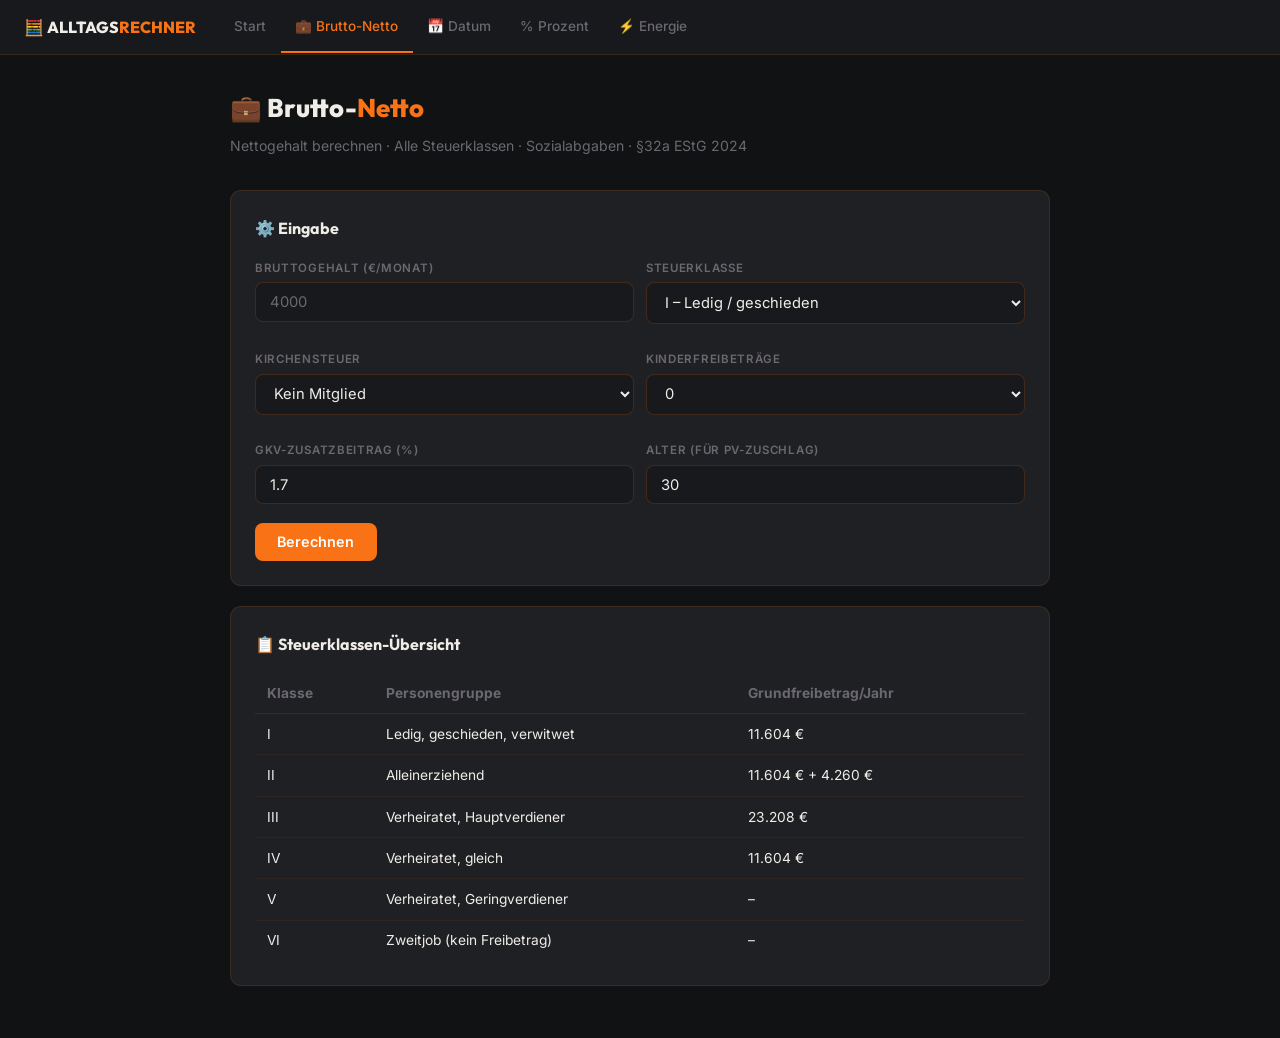
<file: pages/brutto-netto.html>
<!DOCTYPE html>
<html lang="de">
<head>
<meta charset="UTF-8"><meta name="viewport" content="width=device-width,initial-scale=1">
<title>Brutto-Netto-Rechner – Alltagsrechner</title>
<link rel="stylesheet" href="../css/style.css">
</head>
<body>
<nav class="topnav">
  <a class="topnav-brand" href="../index.html">🧮 ALLTAGS<em>RECHNER</em></a>
  <a href="../index.html">Start</a>
  <a href="brutto-netto.html" class="active">💼 Brutto-Netto</a>
  <a href="datum.html">📅 Datum</a>
  <a href="prozent.html">% Prozent</a>
  <a href="energie.html">⚡ Energie</a>
</nav>
<div class="container">
  <h1 class="page-title">💼 Brutto-<em>Netto</em></h1>
  <p class="page-sub">Nettogehalt berechnen · Alle Steuerklassen · Sozialabgaben · §32a EStG 2024</p>

  <div class="card">
    <div class="card-title">⚙️ Eingabe</div>
    <div class="row-2">
      <div class="field"><label>Bruttogehalt (€/Monat)</label><input type="number" id="brutto" placeholder="4000" min="0" step="50"></div>
      <div class="field"><label>Steuerklasse</label>
        <select id="stk">
          <option value="1">I – Ledig / geschieden</option>
          <option value="2">II – Alleinerziehend</option>
          <option value="3">III – Verheiratet Hauptverdiener</option>
          <option value="4">IV – Verheiratet gleich</option>
          <option value="5">V – Verheiratet Geringverdiener</option>
          <option value="6">VI – Zweitjob</option>
        </select>
      </div>
      <div class="field"><label>Kirchensteuer</label>
        <select id="kirche">
          <option value="0">Kein Mitglied</option>
          <option value="8">Bayern / Baden-Württemberg (8 %)</option>
          <option value="9">Andere Bundesländer (9 %)</option>
        </select>
      </div>
      <div class="field"><label>Kinderfreibeträge</label>
        <select id="kinder">
          <option value="0">0</option><option value="0.5">0,5</option><option value="1">1</option>
          <option value="1.5">1,5</option><option value="2">2</option><option value="2.5">2,5</option><option value="3">3</option>
        </select>
      </div>
      <div class="field"><label>GKV-Zusatzbeitrag (%)</label><input type="number" id="gkv" value="1.7" step="0.1" min="0" max="5"></div>
      <div class="field"><label>Alter (für PV-Zuschlag)</label><input type="number" id="alter" value="30" min="18" max="80"></div>
    </div>
    <div class="btns"><button class="btn" onclick="calc()">Berechnen</button></div>

    <div id="result" style="display:none">
      <hr class="div">
      <div class="row-2" style="margin-bottom:1rem">
        <div class="result-box" style="text-align:center">
          <div style="font-size:.75rem;color:var(--muted);margin-bottom:.3rem">NETTO / MONAT</div>
          <div class="result-big" id="netto-m">–</div>
        </div>
        <div class="result-box" style="text-align:center">
          <div style="font-size:.75rem;color:var(--muted);margin-bottom:.3rem">NETTO / JAHR</div>
          <div class="result-big" id="netto-j">–</div>
        </div>
      </div>
      <div class="result-box">
        <div id="details"></div>
        <hr class="div">
        <div style="font-size:.75rem;color:var(--muted);margin-bottom:.4rem">ABZUGSQUOTE</div>
        <div style="background:var(--surf2);border-radius:100px;height:10px;overflow:hidden">
          <div id="bar" style="height:100%;background:linear-gradient(90deg,var(--accent),var(--red));border-radius:100px;transition:width .5s ease"></div>
        </div>
        <div style="display:flex;justify-content:space-between;font-size:.75rem;color:var(--muted);margin-top:.3rem">
          <span id="bar-l"></span><span id="bar-r"></span>
        </div>
      </div>
    </div>
  </div>

  <div class="card">
    <div class="card-title">📋 Steuerklassen-Übersicht</div>
    <table style="width:100%;border-collapse:collapse;font-size:.86rem">
      <thead><tr style="border-bottom:1px solid var(--border)">
        <th style="padding:.5rem .75rem;color:var(--muted);text-align:left">Klasse</th>
        <th style="padding:.5rem .75rem;color:var(--muted);text-align:left">Personengruppe</th>
        <th style="padding:.5rem .75rem;color:var(--muted);text-align:left">Grundfreibetrag/Jahr</th>
      </tr></thead>
      <tbody>
        <tr style="border-bottom:1px solid rgba(249,115,22,.06)"><td style="padding:.55rem .75rem">I</td><td style="padding:.55rem .75rem">Ledig, geschieden, verwitwet</td><td style="padding:.55rem .75rem">11.604 €</td></tr>
        <tr style="border-bottom:1px solid rgba(249,115,22,.06)"><td style="padding:.55rem .75rem">II</td><td style="padding:.55rem .75rem">Alleinerziehend</td><td style="padding:.55rem .75rem">11.604 € + 4.260 €</td></tr>
        <tr style="border-bottom:1px solid rgba(249,115,22,.06)"><td style="padding:.55rem .75rem">III</td><td style="padding:.55rem .75rem">Verheiratet, Hauptverdiener</td><td style="padding:.55rem .75rem">23.208 €</td></tr>
        <tr style="border-bottom:1px solid rgba(249,115,22,.06)"><td style="padding:.55rem .75rem">IV</td><td style="padding:.55rem .75rem">Verheiratet, gleich</td><td style="padding:.55rem .75rem">11.604 €</td></tr>
        <tr style="border-bottom:1px solid rgba(249,115,22,.06)"><td style="padding:.55rem .75rem">V</td><td style="padding:.55rem .75rem">Verheiratet, Geringverdiener</td><td style="padding:.55rem .75rem">–</td></tr>
        <tr><td style="padding:.55rem .75rem">VI</td><td style="padding:.55rem .75rem">Zweitjob (kein Freibetrag)</td><td style="padding:.55rem .75rem">–</td></tr>
      </tbody>
    </table>
  </div>
</div>
<script src="../js/nav.js"></script>
<script>
const fmtE = n => new Intl.NumberFormat('de-DE',{style:'currency',currency:'EUR'}).format(n);
const fmtP = n => n.toFixed(2).replace('.',',') + ' %';

function calcESt(zvE) {
  if (zvE <= 11604) return 0;
  if (zvE <= 17005) { const y=(zvE-11604)/10000; return (922.98*y+1400)*y; }
  if (zvE <= 66760) { const z=(zvE-17005)/10000; return (181.19*z+2397)*z+1025.38; }
  if (zvE <= 277825) return 0.42*zvE-10602.13;
  return 0.45*zvE-18936.88;
}

function calc() {
  const brutto = parseFloat(document.getElementById('brutto').value)||0;
  if (!brutto) return;
  const stk = parseInt(document.getElementById('stk').value);
  const kPct = parseInt(document.getElementById('kirche').value)/100;
  const gkvZ = (parseFloat(document.getElementById('gkv').value)||1.7)/100;
  const alter = parseInt(document.getElementById('alter').value)||30;
  const bJ = brutto * 12;
  const wk = 1230, sa = 36;
  let zvE = Math.max(0, bJ - wk - sa);
  let est;
  if (stk===3) est = 2*calcESt(zvE/2);
  else if (stk===5) est = calcESt(zvE)*1.15;
  else if (stk===6) est = bJ*0.42;
  else if (stk===2) est = calcESt(Math.max(0,zvE-4260));
  else est = calcESt(zvE);
  est = Math.max(0, est);
  const soliGrenze = stk===3 ? 36260 : 18130;
  const soli = zvE > soliGrenze ? Math.max(0, Math.min(est*0.055, (est-soliGrenze*0.18)*0.119)) : 0;
  const kirche = est * kPct;
  const bbgKV=62100, bbgRV=90600;
  const kv = Math.min(bJ,bbgKV)*(0.073+gkvZ/2);
  const rv = Math.min(bJ,bbgRV)*0.093;
  const av = Math.min(bJ,bbgRV)*0.013;
  const pv = Math.min(bJ,bbgKV)*(alter>=23?0.01775:0.01525);
  const abzJ = est+soli+kirche+kv+rv+av+pv;
  const nettoJ = bJ - abzJ, nettoM = nettoJ/12;
  const pct = abzJ/bJ*100;

  document.getElementById('netto-m').textContent = fmtE(nettoM);
  document.getElementById('netto-j').textContent = fmtE(nettoJ);
  document.getElementById('details').innerHTML = [
    ['Bruttolohn/Jahr', fmtE(bJ)],
    ['Lohnsteuer/Jahr', fmtE(est)],
    ['Solidaritätszuschlag', fmtE(soli)],
    ['Kirchensteuer', fmtE(kirche)],
    ['Krankenversicherung (AN)', fmtE(kv)],
    ['Rentenversicherung (AN)', fmtE(rv)],
    ['Arbeitslosenversicherung', fmtE(av)],
    ['Pflegeversicherung', fmtE(pv)],
    ['Effektiver Steuersatz', fmtP(est/bJ*100)],
  ].map(([l,v]) => `<div class="result-row"><span class="label">${l}</span><span class="value">${v}</span></div>`).join('');
  document.getElementById('bar').style.width = pct+'%';
  document.getElementById('bar-l').textContent = 'Abzüge: '+fmtP(pct);
  document.getElementById('bar-r').textContent = 'Netto: '+fmtP(100-pct);
  document.getElementById('result').style.display = 'block';
}
</script>
</body></html>
</file>
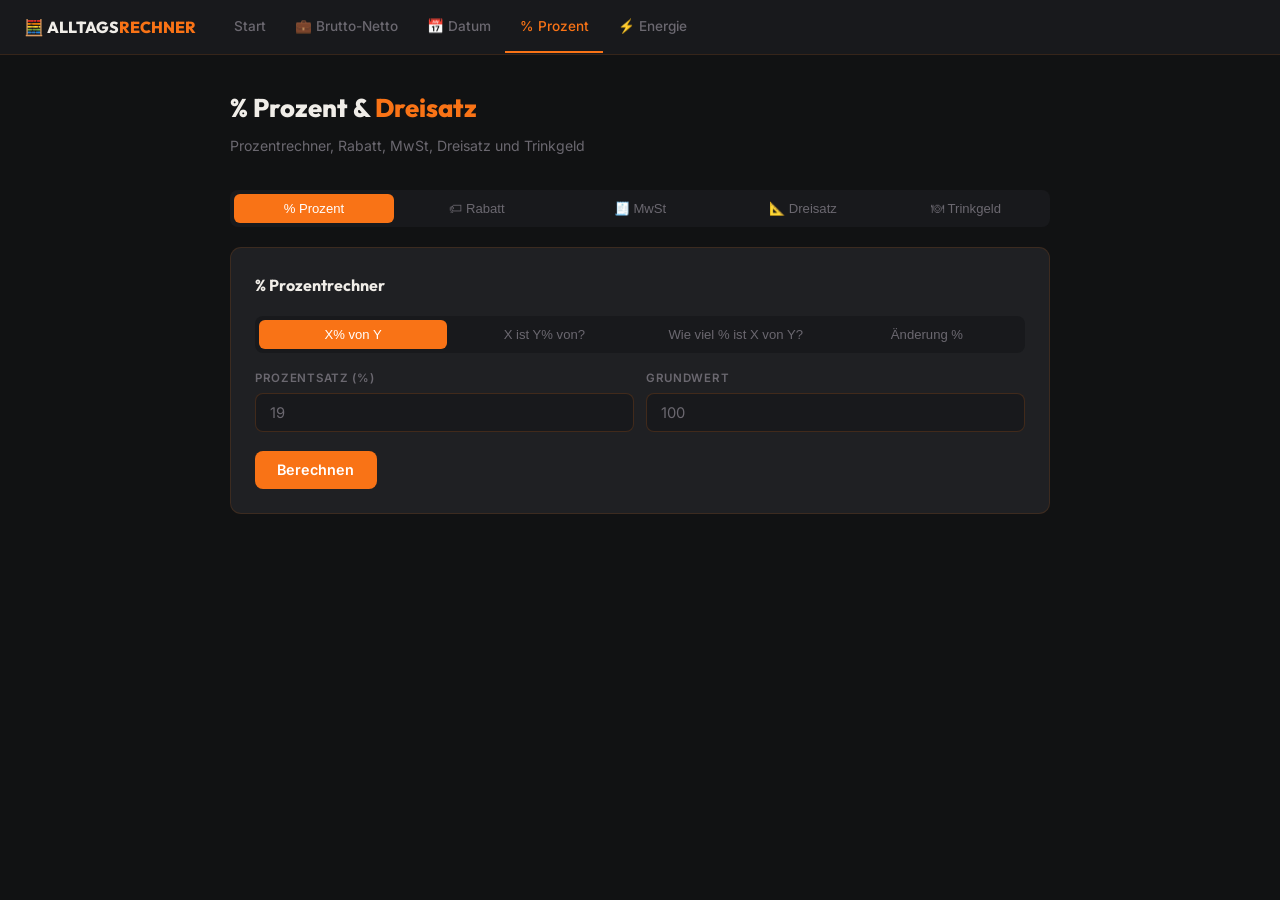
<file: pages/prozent.html>
<!DOCTYPE html>
<html lang="de">
<head>
<meta charset="UTF-8"><meta name="viewport" content="width=device-width,initial-scale=1">
<title>Prozent & Dreisatz – Alltagsrechner</title>
<link rel="stylesheet" href="../css/style.css">
</head>
<body>
<nav class="topnav">
  <a class="topnav-brand" href="../index.html">🧮 ALLTAGS<em>RECHNER</em></a>
  <a href="../index.html">Start</a>
  <a href="brutto-netto.html">💼 Brutto-Netto</a>
  <a href="datum.html">📅 Datum</a>
  <a href="prozent.html" class="active">% Prozent</a>
  <a href="energie.html">⚡ Energie</a>
</nav>
<div class="container">
  <h1 class="page-title">% Prozent & <em>Dreisatz</em></h1>
  <p class="page-sub">Prozentrechner, Rabatt, MwSt, Dreisatz und Trinkgeld</p>

  <div class="tabs">
    <button class="tab active" onclick="switchTab('prozent')">% Prozent</button>
    <button class="tab" onclick="switchTab('rabatt')">🏷 Rabatt</button>
    <button class="tab" onclick="switchTab('mwst')">🧾 MwSt</button>
    <button class="tab" onclick="switchTab('dreisatz')">📐 Dreisatz</button>
    <button class="tab" onclick="switchTab('trinkgeld')">🍽 Trinkgeld</button>
  </div>

  <!-- Prozent -->
  <div id="tab-prozent" class="card">
    <div class="card-title">% Prozentrechner</div>
    <div class="tabs" style="margin-bottom:1rem">
      <button class="tab active" onclick="switchMode('pct1')">X% von Y</button>
      <button class="tab" onclick="switchMode('pct2')">X ist Y% von?</button>
      <button class="tab" onclick="switchMode('pct3')">Wie viel % ist X von Y?</button>
      <button class="tab" onclick="switchMode('pct4')">Änderung %</button>
    </div>
    <div id="m-pct1">
      <div class="row-2">
        <div class="field"><label>Prozentsatz (%)</label><input type="number" id="p1-pct" placeholder="19"></div>
        <div class="field"><label>Grundwert</label><input type="number" id="p1-gw" placeholder="100"></div>
      </div>
    </div>
    <div id="m-pct2" style="display:none">
      <div class="row-2">
        <div class="field"><label>Prozentwert (X)</label><input type="number" id="p2-pw" placeholder="19"></div>
        <div class="field"><label>Prozentsatz (%)</label><input type="number" id="p2-pct" placeholder="19"></div>
      </div>
    </div>
    <div id="m-pct3" style="display:none">
      <div class="row-2">
        <div class="field"><label>Teil (X)</label><input type="number" id="p3-x" placeholder="19"></div>
        <div class="field"><label>Ganzes (Y)</label><input type="number" id="p3-y" placeholder="100"></div>
      </div>
    </div>
    <div id="m-pct4" style="display:none">
      <div class="row-2">
        <div class="field"><label>Ursprungswert</label><input type="number" id="p4-alt" placeholder="80"></div>
        <div class="field"><label>Neuer Wert</label><input type="number" id="p4-neu" placeholder="100"></div>
      </div>
    </div>
    <div class="btns"><button class="btn" onclick="calcPct()">Berechnen</button></div>
    <div id="pct-result" class="result-box" style="display:none;margin-top:1rem;text-align:center">
      <div class="result-big" id="pct-out"></div>
      <div class="result-sub" id="pct-sub"></div>
    </div>
  </div>

  <!-- Rabatt -->
  <div id="tab-rabatt" class="card" style="display:none">
    <div class="card-title">🏷 Rabattrechner</div>
    <div class="row-2">
      <div class="field"><label>Originalpreis (€)</label><input type="number" id="rb-preis" placeholder="99.90"></div>
      <div class="field"><label>Rabatt (%)</label><input type="number" id="rb-pct" placeholder="20"></div>
    </div>
    <div class="btns"><button class="btn" onclick="calcRabatt()">Berechnen</button></div>
    <div id="rb-result" class="result-box" style="display:none;margin-top:1rem">
      <div class="result-row"><span class="label">Originalpreis</span><span class="value" id="rb-orig"></span></div>
      <div class="result-row"><span class="label">Rabattbetrag</span><span class="value badge badge-red" id="rb-betrag"></span></div>
      <div class="result-row"><span class="label">Endpreis</span><span class="value result-big" id="rb-end" style="font-size:1.4rem"></span></div>
      <div class="result-row"><span class="label">Ersparnis</span><span class="value badge badge-green" id="rb-ersparnis"></span></div>
    </div>
  </div>

  <!-- MwSt -->
  <div id="tab-mwst" class="card" style="display:none">
    <div class="card-title">🧾 Mehrwertsteuer</div>
    <div class="row-2">
      <div class="field"><label>Betrag (€)</label><input type="number" id="mw-betrag" placeholder="119"></div>
      <div class="field"><label>MwSt-Satz</label>
        <select id="mw-satz">
          <option value="19">19 % (Regelsteuersatz)</option>
          <option value="7">7 % (ermäßigt)</option>
          <option value="0">0 % (steuerfrei)</option>
        </select>
      </div>
    </div>
    <div class="tabs" style="margin-bottom:1rem">
      <button class="tab active" onclick="mwMode='brutto';this.parentNode.querySelectorAll('.tab').forEach(t=>t.classList.remove('active'));this.classList.add('active')">Brutto → Netto</button>
      <button class="tab" onclick="mwMode='netto';this.parentNode.querySelectorAll('.tab').forEach(t=>t.classList.remove('active'));this.classList.add('active')">Netto → Brutto</button>
    </div>
    <div class="btns"><button class="btn" onclick="calcMwSt()">Berechnen</button></div>
    <div id="mw-result" class="result-box" style="display:none;margin-top:1rem">
      <div class="result-row"><span class="label">Netto</span><span class="value" id="mw-netto"></span></div>
      <div class="result-row"><span class="label">MwSt-Anteil</span><span class="value" id="mw-steuer"></span></div>
      <div class="result-row"><span class="label">Brutto</span><span class="value" id="mw-brutto"></span></div>
    </div>
  </div>

  <!-- Dreisatz -->
  <div id="tab-dreisatz" class="card" style="display:none">
    <div class="card-title">📐 Dreisatz</div>
    <p style="font-size:.82rem;color:var(--muted);margin-bottom:1rem">Wenn A → B, was ist dann C → ?</p>
    <div class="row-3">
      <div class="field"><label>Bekannte Menge (A)</label><input type="number" id="ds-a" placeholder="5"></div>
      <div class="field"><label>Bekannter Wert (B)</label><input type="number" id="ds-b" placeholder="3.50"></div>
      <div class="field"><label>Gesuchte Menge (C)</label><input type="number" id="ds-c" placeholder="8"></div>
    </div>
    <div class="btns"><button class="btn" onclick="calcDreisatz()">Berechnen</button></div>
    <div id="ds-result" class="result-box" style="display:none;margin-top:1rem;text-align:center">
      <div class="result-big" id="ds-out"></div>
      <div class="result-sub" id="ds-sub"></div>
    </div>
  </div>

  <!-- Trinkgeld -->
  <div id="tab-trinkgeld" class="card" style="display:none">
    <div class="card-title">🍽 Trinkgeldrechner</div>
    <div class="row-2">
      <div class="field"><label>Rechnungsbetrag (€)</label><input type="number" id="tg-betrag" placeholder="45.80"></div>
      <div class="field"><label>Anzahl Personen</label><input type="number" id="tg-pers" value="1" min="1"></div>
    </div>
    <div class="btns">
      <button class="btn btn-sm btn-outline" onclick="calcTG(5)">5 %</button>
      <button class="btn btn-sm btn-outline" onclick="calcTG(10)">10 %</button>
      <button class="btn btn-sm btn-outline" onclick="calcTG(12)">12 %</button>
      <button class="btn btn-sm btn-outline" onclick="calcTG(15)">15 %</button>
      <button class="btn btn-sm btn-outline" onclick="calcTG(20)">20 %</button>
    </div>
    <div id="tg-result" class="result-box" style="display:none;margin-top:1rem">
      <div id="tg-rows"></div>
    </div>
  </div>
</div>

<script src="../js/nav.js"></script>
<script>
const fmtE = n => n.toLocaleString('de-DE',{style:'currency',currency:'EUR'});
const fmtN = n => n.toLocaleString('de-DE',{minimumFractionDigits:2,maximumFractionDigits:2});
let mwMode = 'brutto', pctMode = 'pct1';

function switchTab(id) {
  document.querySelectorAll('.tabs:first-of-type .tab').forEach((t,i) =>
    t.classList.toggle('active',['prozent','rabatt','mwst','dreisatz','trinkgeld'][i]===id));
  ['prozent','rabatt','mwst','dreisatz','trinkgeld'].forEach(t =>
    document.getElementById('tab-'+t).style.display = t===id?'block':'none');
}
function switchMode(m) {
  pctMode = m;
  document.querySelectorAll('#tab-prozent .tabs .tab').forEach((t,i) =>
    t.classList.toggle('active',['pct1','pct2','pct3','pct4'][i]===m));
  ['pct1','pct2','pct3','pct4'].forEach(id => document.getElementById('m-'+id).style.display = id===m?'block':'none');
}
function calcPct() {
  let out='', sub='';
  if(pctMode==='pct1'){const p=+document.getElementById('p1-pct').value,g=+document.getElementById('p1-gw').value;const r=g*p/100;out=fmtN(r);sub=`${p}% von ${fmtN(g)} = ${fmtN(r)}`;}
  else if(pctMode==='pct2'){const pw=+document.getElementById('p2-pw').value,p=+document.getElementById('p2-pct').value;const r=pw/(p/100);out=fmtN(r);sub=`${fmtN(pw)} ist ${p}% von ${fmtN(r)}`;}
  else if(pctMode==='pct3'){const x=+document.getElementById('p3-x').value,y=+document.getElementById('p3-y').value;const r=x/y*100;out=fmtN(r)+' %';sub=`${fmtN(x)} ist ${fmtN(r)}% von ${fmtN(y)}`;}
  else{const alt=+document.getElementById('p4-alt').value,neu=+document.getElementById('p4-neu').value;const r=(neu-alt)/alt*100;out=(r>0?'+':'')+fmtN(r)+' %';sub=r>0?`Steigerung um ${fmtN(r)}%`:`Rückgang um ${fmtN(Math.abs(r))}%`;}
  document.getElementById('pct-out').textContent=out;
  document.getElementById('pct-sub').textContent=sub;
  document.getElementById('pct-result').style.display='block';
}
function calcRabatt(){
  const p=+document.getElementById('rb-preis').value,r=+document.getElementById('rb-pct').value;
  const b=p*r/100,e=p-b;
  document.getElementById('rb-orig').textContent=fmtE(p);
  document.getElementById('rb-betrag').textContent='− '+fmtE(b);
  document.getElementById('rb-end').textContent=fmtE(e);
  document.getElementById('rb-ersparnis').textContent='Sie sparen '+fmtE(b);
  document.getElementById('rb-result').style.display='block';
}
function calcMwSt(){
  const b=+document.getElementById('mw-betrag').value,s=+document.getElementById('mw-satz').value/100;
  let netto,brutto,steuer;
  if(mwMode==='brutto'){brutto=b;netto=b/(1+s);steuer=brutto-netto;}
  else{netto=b;steuer=b*s;brutto=b+steuer;}
  document.getElementById('mw-netto').textContent=fmtE(netto);
  document.getElementById('mw-steuer').textContent=fmtE(steuer);
  document.getElementById('mw-brutto').textContent=fmtE(brutto);
  document.getElementById('mw-result').style.display='block';
}
function calcDreisatz(){
  const a=+document.getElementById('ds-a').value,b=+document.getElementById('ds-b').value,c=+document.getElementById('ds-c').value;
  const r=b/a*c;
  document.getElementById('ds-out').textContent=fmtN(r);
  document.getElementById('ds-sub').textContent=`Wenn ${fmtN(a)} → ${fmtN(b)}, dann ${fmtN(c)} → ${fmtN(r)}`;
  document.getElementById('ds-result').style.display='block';
}
function calcTG(pct){
  const b=+document.getElementById('tg-betrag').value,n=+document.getElementById('tg-pers').value||1;
  const tg=b*pct/100,ges=b+tg,pp=ges/n;
  document.getElementById('tg-rows').innerHTML=`
    <div class="result-row"><span class="label">Rechnungsbetrag</span><span class="value">${fmtE(b)}</span></div>
    <div class="result-row"><span class="label">Trinkgeld (${pct}%)</span><span class="value">${fmtE(tg)}</span></div>
    <div class="result-row"><span class="label">Gesamtbetrag</span><span class="value">${fmtE(ges)}</span></div>
    <div class="result-row"><span class="label">Pro Person (${n})</span><span class="value result-big" style="font-size:1.3rem">${fmtE(pp)}</span></div>`;
  document.getElementById('tg-result').style.display='block';
}
</script>
</body></html>
</file>
<file: css/style.css>
@import url('https://fonts.googleapis.com/css2?family=Inter:wght@300;400;500;600&family=Outfit:wght@700;800&display=swap');

:root {
  --bg:      #111213;
  --bg2:     #18191c;
  --surface: #1f2023;
  --surf2:   #2a2b2f;
  --accent:  #f97316;
  --acc2:    #ea6a07;
  --acc-g:   rgba(249,115,22,0.1);
  --green:   #22c55e;
  --red:     #ef4444;
  --blue:    #3b82f6;
  --white:   #f0ede8;
  --muted:   #6b6870;
  --border:  rgba(249,115,22,0.13);
  --radius:  11px;
  --t:       0.18s ease;
}
*,*::before,*::after{box-sizing:border-box;margin:0;padding:0}
html{scroll-behavior:smooth}
body{background:var(--bg);color:var(--white);font-family:'Inter',sans-serif;font-size:15px;line-height:1.65;min-height:100vh}

.topnav{background:var(--bg2);border-bottom:1px solid var(--border);padding:0 1.5rem;display:flex;align-items:center;gap:0;overflow-x:auto;position:sticky;top:0;z-index:100}
.topnav-brand{font-family:'Outfit',sans-serif;font-weight:800;font-size:1rem;color:var(--white);text-decoration:none;padding:.85rem 0;margin-right:1.5rem;white-space:nowrap;flex-shrink:0}
.topnav-brand em{font-style:normal;color:var(--accent)}
.topnav a:not(.topnav-brand){color:var(--muted);text-decoration:none;padding:.85rem .9rem;font-size:.85rem;font-weight:500;white-space:nowrap;border-bottom:2px solid transparent;transition:all var(--t)}
.topnav a:not(.topnav-brand):hover{color:var(--white)}
.topnav a.active{color:var(--accent);border-bottom-color:var(--accent)}

.container{max-width:860px;margin:0 auto;padding:2rem 1.25rem}
.page-title{font-family:'Outfit',sans-serif;font-size:1.6rem;font-weight:800;margin-bottom:.35rem}
.page-title em{font-style:normal;color:var(--accent)}
.page-sub{color:var(--muted);font-size:.88rem;margin-bottom:2rem}

.card{background:var(--surface);border:1px solid var(--border);border-radius:var(--radius);padding:1.5rem;margin-bottom:1.25rem}
.card-title{font-family:'Outfit',sans-serif;font-weight:700;font-size:1rem;margin-bottom:1.1rem;display:flex;align-items:center;gap:.5rem}

.field{display:flex;flex-direction:column;gap:.3rem;margin-bottom:.9rem}
.field label{font-size:.72rem;font-weight:600;color:var(--muted);text-transform:uppercase;letter-spacing:.06em}
input[type=text],input[type=number],input[type=date],select,textarea{background:var(--bg2);border:1.5px solid rgba(249,115,22,.18);border-radius:8px;color:var(--white);font-family:'Inter',sans-serif;font-size:.92rem;padding:.6rem .9rem;width:100%;transition:border-color var(--t)}
input:focus,select:focus,textarea:focus{outline:none;border-color:var(--accent)}
input::placeholder{color:var(--muted)}
.row-2{display:grid;grid-template-columns:1fr 1fr;gap:.75rem}
.row-3{display:grid;grid-template-columns:1fr 1fr 1fr;gap:.75rem}

.btn{background:var(--accent);color:#fff;border:none;border-radius:8px;cursor:pointer;font-family:'Inter',sans-serif;font-size:.9rem;font-weight:600;padding:.65rem 1.4rem;transition:background var(--t),transform var(--t)}
.btn:hover{background:var(--acc2)}
.btn:active{transform:scale(.97)}
.btn-outline{background:transparent;border:1.5px solid var(--border);color:var(--muted)}
.btn-outline:hover{border-color:var(--accent);color:var(--accent);background:var(--acc-g)}
.btn-sm{padding:.4rem .9rem;font-size:.8rem}
.btn-danger{background:var(--red);color:#fff}
.btns{display:flex;gap:.65rem;flex-wrap:wrap;margin-top:.25rem}

.result-box{background:var(--bg2);border:1px solid var(--border);border-radius:8px;padding:1.1rem 1.25rem;margin-top:.9rem}
.result-row{display:flex;justify-content:space-between;align-items:center;padding:.3rem 0;border-bottom:1px solid rgba(249,115,22,.06);font-size:.9rem}
.result-row:last-child{border-bottom:none}
.result-row .label{color:var(--muted)}
.result-row .value{font-weight:600}
.result-big{font-family:'Outfit',sans-serif;font-size:2rem;font-weight:800;color:var(--accent);line-height:1;margin-top:.35rem}
.result-sub{font-size:.8rem;color:var(--muted);margin-top:.2rem}
.badge{display:inline-block;padding:.15rem .55rem;border-radius:20px;font-size:.72rem;font-weight:600}
.badge-green{background:rgba(34,197,94,.15);color:var(--green)}
.badge-red{background:rgba(239,68,68,.15);color:var(--red)}
.badge-orange{background:var(--acc-g);color:var(--accent)}

.tabs{display:flex;background:var(--bg2);border-radius:8px;padding:.25rem;margin-bottom:1.25rem;gap:.2rem;flex-wrap:wrap}
.tab{flex:1;min-width:fit-content;text-align:center;padding:.45rem .75rem;border-radius:6px;cursor:pointer;font-size:.82rem;font-weight:500;color:var(--muted);transition:all var(--t);border:none;background:none}
.tab.active{background:var(--accent);color:#fff}
hr.div{border:none;border-top:1px solid var(--border);margin:1.25rem 0}

@media(max-width:600px){.row-2,.row-3{grid-template-columns:1fr}.container{padding:1.25rem .9rem}}
</file>
